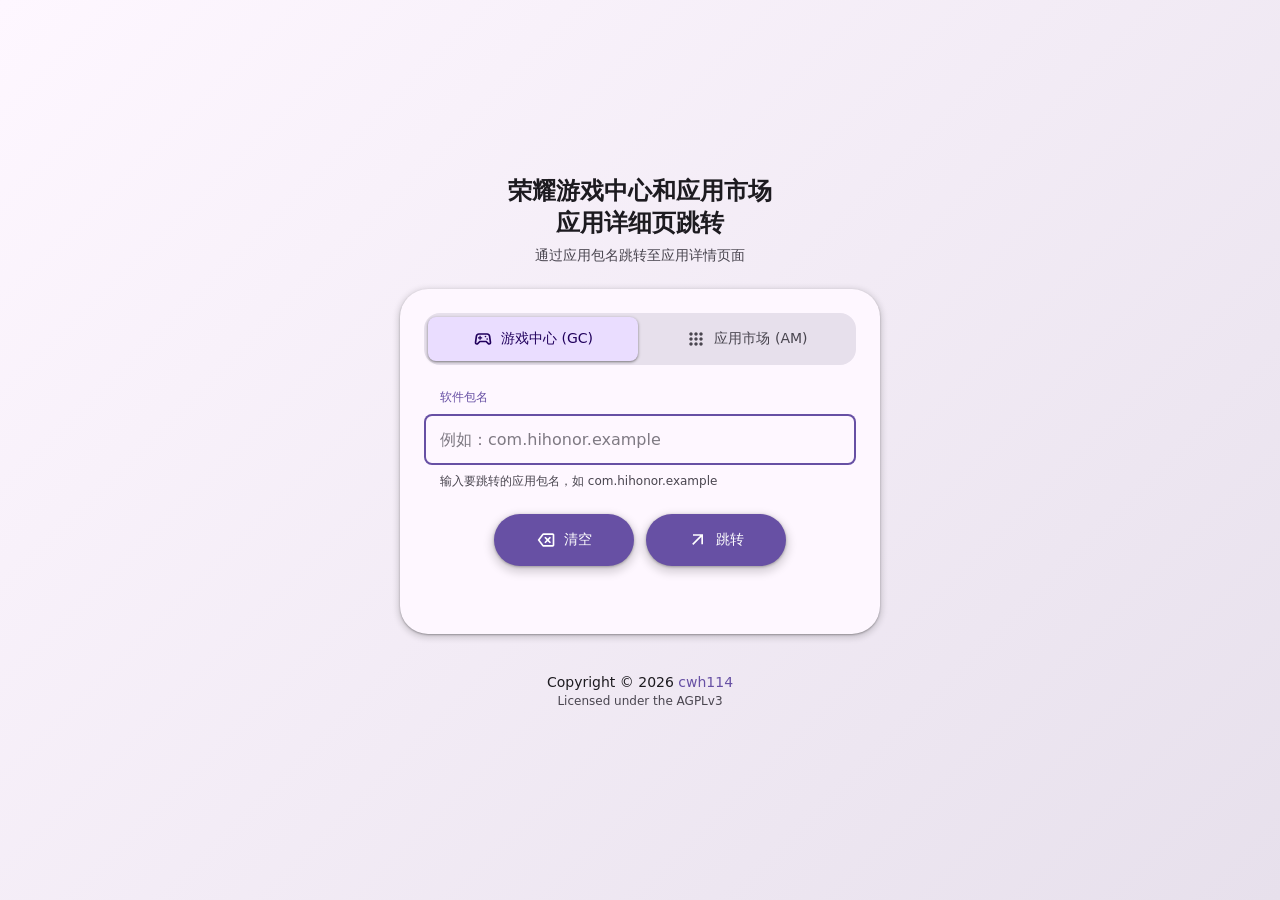
<file: HNGCAMD/index.html>
<!--
  AGPLv3 License

  Copyright (C) 2026 anjisuan608 <anjisuan608@petalmail.com>

  This program is free software: you can redistribute it and/or modify
  it under the terms of the GNU Affero General Public License as published
  by the Free Software Foundation, either version 3 of the License, or
  (at your option) any later version.

  This program is distributed in the hope that it will be useful,
  but WITHOUT ANY WARRANTY; without even the implied warranty of
  MERCHANTABILITY or FITNESS FOR A PARTICULAR PURPOSE. See the
  GNU Affero General Public License for more details.

  You should have received a copy of the GNU Affero General Public License
  along with this program. If not, see <https://www.gnu.org/licenses/>.

  SPDX-License-Identifier: AGPL-3.0-or-later
-->
<!DOCTYPE html>
<html lang="zh-CN">
<head>
    <meta charset="UTF-8">
    <meta name="viewport" content="width=device-width, initial-scale=1.0">
    <meta name="color-scheme" content="light dark">
    <meta name="theme-color" media="(prefers-color-scheme: light)" content="#FEF7FF">
    <meta name="theme-color" media="(prefers-color-scheme: dark)" content="#1C1B1F">
    <title>荣耀游戏中心和应用市场应用详细页跳转</title>
    <link rel="stylesheet" href="style.css">
</head>
<body>
    <div class="app-container">
        <header class="app-header">
            <h1 class="app-title">荣耀游戏中心和应用市场<br>应用详细页跳转</h1>
            <p class="app-subtitle">通过应用包名跳转至应用详情页面</p>
        </header>

        <main class="app-main">
            <div class="card">
                <div class="card-content">
                    <div class="segmented-button" role="group" aria-label="选择平台">
                        <input type="radio" class="segmented-input" name="platform" id="gc" value="gc" checked>
                        <label class="segmented-label" for="gc">
                            <span class="segmented-icon"><svg xmlns="http://www.w3.org/2000/svg" height="24px" viewBox="0 -960 960 960" width="24px" fill="currentColor"><path d="M182-200q-51 0-79-35.5T82-322l42-300q9-60 53.5-99T282-760h396q60 0 104.5 39t53.5 99l42 300q7 51-21 86.5T778-200q-21 0-39-7.5T706-230l-90-90H344l-90 90q-15 15-33 22.5t-39 7.5Zm16-86 114-114h336l114 114q2 2 16 6 11 0 17.5-6.5T800-304l-44-308q-4-29-26-48.5T678-680H282q-30 0-52 19.5T204-612l-44 308q-2 11 4.5 17.5T182-280q2 0 16-6Zm510.5-165.5Q720-463 720-480t-11.5-28.5Q697-520 680-520t-28.5 11.5Q640-497 640-480t11.5 28.5Q663-440 680-440t28.5-11.5Zm-80-120Q640-583 640-600t-11.5-28.5Q617-640 600-640t-28.5 11.5Q560-617 560-600t11.5 28.5Q583-560 600-560t28.5-11.5ZM310-440h60v-70h70v-60h-70v-70h-60v70h-70v60h70v70Zm170-40Z"/></svg></span>
                            <span class="segmented-text">游戏中心 (GC)</span>
                        </label>

                        <input type="radio" class="segmented-input" name="platform" id="am" value="am">
                        <label class="segmented-label" for="am">
                            <span class="segmented-icon"><svg xmlns="http://www.w3.org/2000/svg" height="24px" viewBox="0 -960 960 960" width="24px" fill="currentColor"><path d="M183.5-183.5Q160-207 160-240t23.5-56.5Q207-320 240-320t56.5 23.5Q320-273 320-240t-23.5 56.5Q273-160 240-160t-56.5-23.5Zm240 0Q400-207 400-240t23.5-56.5Q447-320 480-320t56.5 23.5Q560-273 560-240t-23.5 56.5Q513-160 480-160t-56.5-23.5Zm240 0Q640-207 640-240t23.5-56.5Q687-320 720-320t56.5 23.5Q800-273 800-240t-23.5 56.5Q753-160 720-160t-56.5-23.5Zm-480-240Q160-447 160-480t23.5-56.5Q207-560 240-560t56.5 23.5Q320-513 320-480t-23.5 56.5Q273-400 240-400t-56.5-23.5Zm240 0Q400-447 400-480t23.5-56.5Q447-560 480-560t56.5 23.5Q560-513 560-480t-23.5 56.5Q513-400 480-400t-56.5-23.5Zm240 0Q640-447 640-480t23.5-56.5Q687-560 720-560t56.5 23.5Q800-513 800-480t-23.5 56.5Q753-400 720-400t-56.5-23.5Zm-480-240Q160-687 160-720t23.5-56.5Q207-800 240-800t56.5 23.5Q320-753 320-720t-23.5 56.5Q273-640 240-640t-56.5-23.5Zm240 0Q400-687 400-720t23.5-56.5Q447-800 480-800t56.5 23.5Q560-753 560-720t-23.5 56.5Q513-640 480-640t-56.5-23.5Zm240 0Q640-687 640-720t23.5-56.5Q687-800 720-800t56.5 23.5Q800-753 800-720t-23.5 56.5Q753-640 720-640t-56.5-23.5Z"/></svg></span>
                            <span class="segmented-text">应用市场 (AM)</span>
                        </label>
                    </div>

                    <div class="input-field">
                        <label class="input-label" for="pkgname">软件包名</label>
                        <div class="input-wrapper">
                            <input type="text" id="pkgname" class="input" placeholder="例如：com.hihonor.example" autocomplete="off" spellcheck="false">
                        </div>
                        <span class="input-hint">输入要跳转的应用包名，如 com.hihonor.example</span>
                    </div>

                    <div class="button-area">
                        <button class="fab" id="clearBtn" type="button">
                            <span class="fab-icon"><svg xmlns="http://www.w3.org/2000/svg" height="24px" viewBox="0 -960 960 960" width="24px" fill="currentColor"><path d="m456-320 104-104 104 104 56-56-104-104 104-104-56-56-104 104-104-104-56 56 104 104-104 104 56 56Zm-96 160q-19 0-36-8.5T296-192L80-480l216-288q11-15 28-23.5t36-8.5h440q33 0 56.5 23.5T880-720v480q0 33-23.5 56.5T800-160H360ZM180-480l180 240h440v-480H360L180-480Zm400 0Z"/></svg></span>
                            <span class="fab-label" id="clearLabel">清空</span>
                        </button>
                        <button class="fab" id="submitBtn" type="button">
                            <span class="fab-icon"><svg xmlns="http://www.w3.org/2000/svg" height="24px" viewBox="0 -960 960 960" width="24px" fill="currentColor"><path d="m256-240-56-56 384-384H240v-80h480v480h-80v-344L256-240Z"/></svg></span>
                            <span class="fab-label" id="submitLabel">跳转</span>
                        </button>
                    </div>

                    <div class="result-area" id="resultArea">
                        <code class="result-code" id="resultCode">等待输入...</code>
                    </div>
                </div>
            </div>
        </main>

        <footer class="app-footer">
            <div class="footer-content">
                <p class="author">
                    Copyright &copy; 2026 <a href="mailto:caowenhao233@gmail.com">cwh114</a>
                </p>
                <p class="license">
                    Licensed under the <a href="LICENSE" target="_blank" rel="noopener">AGPLv3</a>
                </p>
            </div>
        </footer>
    </div>

    <script src="script.js"></script>
</body>
</html>
</file>
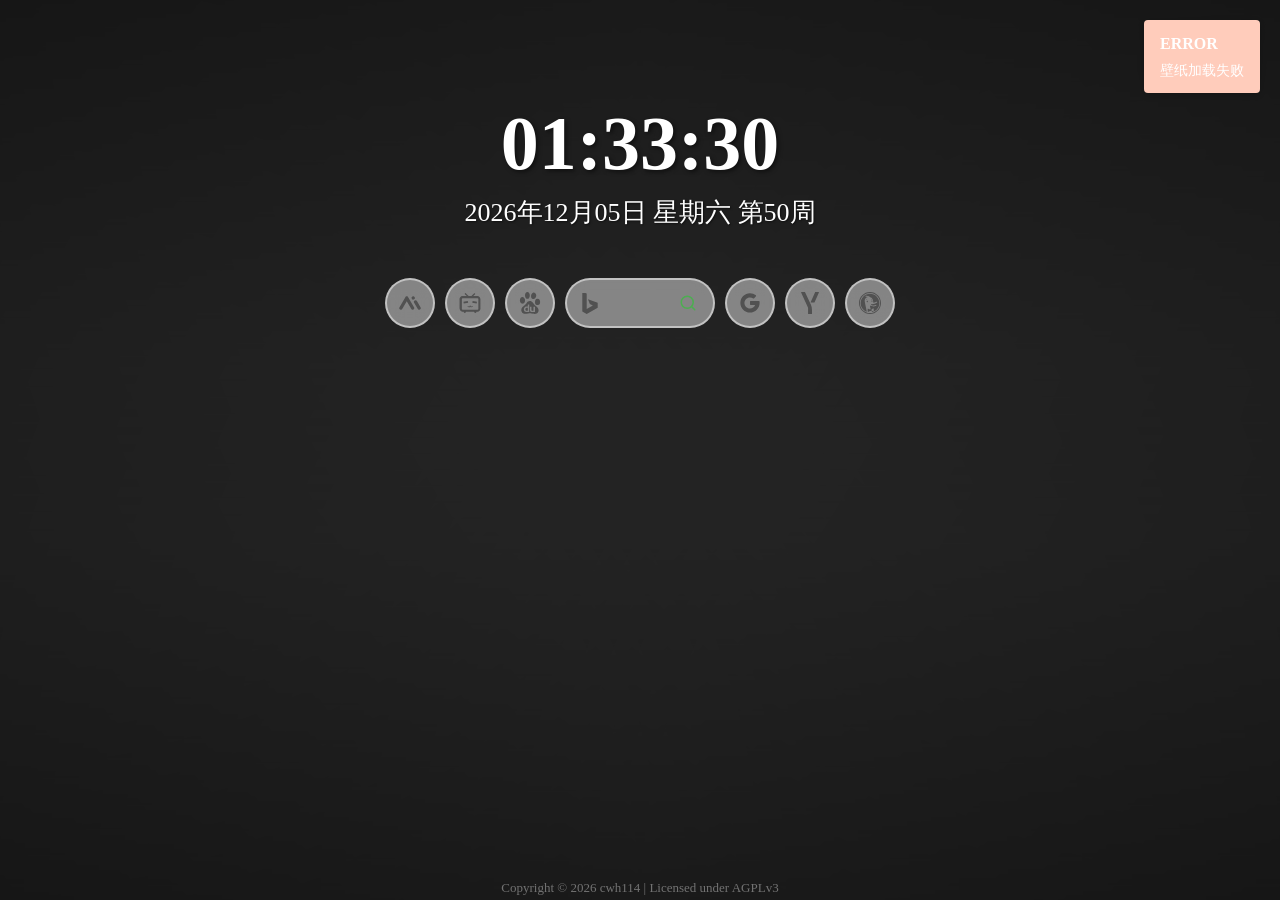
<file: st/index.html>
<!--
  HarmonyMagic StartPage
  Copyright (C) 2026 anjisuan608 <anjisuan608@petalmail.com> and contributors
  Copyright (C) 2026 cwh114 <2376313997@qq.com> and contributors

  SPDX-License-Identifier: AGPL-3.0-or-later

  This program is free software: you can redistribute it and/or modify
  it under the terms of the GNU Affero General Public License as published by
  the Free Software Foundation, either version 3 of the License, or
  (at your option) any later version.

  Full license: ./LICENSE or https://www.gnu.org/licenses/agpl-3.0.txt
-->

<!DOCTYPE html>
<html lang="zh-CN">
<head>
    <meta charset="UTF-8">
    <meta name="viewport" content="width=device-width, initial-scale=1.0">
    <meta name="description" content="HarmonyMagic - 一个简洁高效的浏览器起始页">
    <meta name="keywords" content="起始页,浏览器首页,搜索,网址导航">
    <meta property="og:title" content="HarmonyMagic 起始页">
    <meta property="og:description" content="一个简洁高效的浏览器起始页">
    <title>HarmonyMagic起始页 - cwh114 Edition</title>
    <link rel="stylesheet" href="style.css">
</head>
<body>
    <div class="bg-blur-overlay"></div>

    <!-- 设置菜单 -->
    <div id="settings" class="settings">
        <div id="settings-button" class="settings-button">
            <svg t="1768899575497" class="icon" viewBox="0 0 1024 1024" version="1.1" xmlns="http://www.w3.org/2000/svg" p-id="5732" width="20" height="20"><path d="M878.08 466.944l-129.3824-253.0816a98.8672 98.8672 0 0 0-88.064-53.8624H366.08c-36.864 0-70.656 20.48-87.6544 53.1456l-132.096 253.0816a98.8672 98.8672 0 0 0 0 91.5456l132.096 253.0816a98.8672 98.8672 0 0 0 87.6544 53.1456h294.5536c37.1712 0 71.168-20.7872 88.064-53.8624l129.3824-253.1328a98.8672 98.8672 0 0 0 0-90.0096z m-72.3968 372.3264a162.8672 162.8672 0 0 1-145.0496 88.7296H366.08a162.8672 162.8672 0 0 1-144.384-87.552l-132.096-253.0816a162.8672 162.8672 0 0 1 0-150.7328l132.096-253.1328a162.8672 162.8672 0 0 1 144.384-87.5008h294.5536c61.184 0 117.1968 34.304 145.0496 88.7296l129.3824 253.1328c23.808 46.592 23.808 101.7344 0 148.2752l-129.3824 253.1328z" fill="#7a7a7a" p-id="5733"></path><path d="M512 697.6a185.6 185.6 0 1 1 0-371.2 185.6 185.6 0 0 1 0 371.2z m0-64a121.6 121.6 0 1 0 0-243.2 121.6 121.6 0 0 0 0 243.2z" fill="#7a7a7a" p-id="5734"></path></svg>
        </div>
        <!-- 下拉菜单 -->
        <div id="settings-dropdown" class="settings-dropdown">
            <div class="settings-menu-item" data-action="general">
                <div class="settings-menu-icon">
                    <svg t="1768899575497" class="icon" viewBox="0 0 1024 1024" version="1.1" xmlns="http://www.w3.org/2000/svg" p-id="5732" width="20" height="20"><path d="M878.08 466.944l-129.3824-253.0816a98.8672 98.8672 0 0 0-88.064-53.8624H366.08c-36.864 0-70.656 20.48-87.6544 53.1456l-132.096 253.0816a98.8672 98.8672 0 0 0 0 91.5456l132.096 253.0816a98.8672 98.8672 0 0 0 87.6544 53.1456h294.5536c37.1712 0 71.168-20.7872 88.064-53.8624l129.3824-253.1328a98.8672 98.8672 0 0 0 0-90.0096z m-72.3968 372.3264a162.8672 162.8672 0 0 1-145.0496 88.7296H366.08a162.8672 162.8672 0 0 1-144.384-87.552l-132.096-253.0816a162.8672 162.8672 0 0 1 0-150.7328l132.096-253.1328a162.8672 162.8672 0 0 1 144.384-87.5008h294.5536c61.184 0 117.1968 34.304 145.0496 88.7296l129.3824 253.1328c23.808 46.592 23.808 101.7344 0 148.2752l-129.3824 253.1328z" fill="#7a7a7a" p-id="5733"></path><path d="M512 697.6a185.6 185.6 0 1 1 0-371.2 185.6 185.6 0 0 1 0 371.2z m0-64a121.6 121.6 0 1 0 0-243.2 121.6 121.6 0 0 0 0 243.2z" fill="#7a7a7a" p-id="5734"></path></svg>
                </div>
                <span>常规设置</span>
            </div>
            <div class="settings-menu-item" data-action="search-engine">
                <div class="settings-menu-icon">
                    <svg t="1766328430081" class="icon" viewBox="0 0 1035 1024" version="1.1" xmlns="http://www.w3.org/2000/svg" p-id="37846" width="20" height="20"><path d="M1013.852766 1011.332492a42.225028 42.225028 0 0 1-59.70619 0L702.316509 759.502424a428.900723 428.900723 0 1 1 133.958901-196.00858 41.718328 41.718328 0 0 1-4.919216 14.166497c-1.330088 3.61024-2.385714 7.347155-3.800252 10.91517l-2.385714-2.385714a42.225028 42.225028 0 0 1-72.690386-29.13527l-0.380025-3.905815a41.950565 41.950565 0 0 1 11.379645-28.670794l-3.926928-3.905815a336.976836 336.976836 0 1 0-88.123633 150.764463 6.333754 6.333754 0 0 0 0.612262-0.928951l61.120729 1.055626 145.254096 145.232984 0.274463-0.274463 135.12009 135.12009a42.225028 42.225028 0 0 1 0.042225 59.79064z" fill="#7a7a7a" p-id="37847"></path></svg>
                </div>
                <span>搜索引擎设置</span>
            </div>
            <div class="settings-menu-item" data-action="appearance">
                <div class="settings-menu-icon">
                    <svg t="1769007351921" class="icon" viewBox="0 0 1024 1024" version="1.1" xmlns="http://www.w3.org/2000/svg" p-id="7106" width="20" height="20"><path d="M950.869333 73.130667H73.130667s-36.565333 0-36.565334 36.565333V914.346667c0 36.565333 36.565333 36.565333 36.565334 36.565333h877.738666s36.565333 0 36.565334-36.565333V109.653333s0-36.565333-36.565334-36.565333z m-36.565333 804.565333H109.653333V146.346667H914.346667V877.653333zM292.565333 402.346667a73.130667 73.130667 0 1 0 0-146.346667 73.130667 73.130667 0 0 0 0 146.346667z m365.738667-21.333334l-216.746667 328.277334-112.426666-167.594667-182.826667 281.173333H877.653333L658.346667 381.013333z" fill="#7a7a7a" p-id="7107"></path></svg>
                </div>
                <span>壁纸设置</span>
            </div>
            <div class="settings-menu-item" data-action="history-settings">
                <div class="settings-menu-icon">
                    <svg t="1771051950424" class="icon" viewBox="0 0 1024 1024" version="1.1" xmlns="http://www.w3.org/2000/svg" p-id="2045" width="20" height="20"><path d="M480 0C214.9 0 0 214.9 0 480s214.9 480 480 480 480-214.9 480-480S745.1 0 480 0z m0 896C250.6 896 64 709.4 64 480S250.6 64 480 64s416 186.6 416 416-186.6 416-416 416z" fill="#7a7a7a" p-id="2046"></path><path d="M512 192h-64v320h320v-64H512z" fill="#7a7a7a" p-id="2047"></path></svg>
                </div>
                <span>历史记录设置</span>
            </div>
            <div class="settings-menu-item" data-action="about">
                <div class="settings-menu-icon">
                    <svg t="1769007386374" class="icon" viewBox="0 0 1024 1024" version="1.1" xmlns="http://www.w3.org/2000/svg" p-id="8114" width="20" height="20"><path d="M512 64c247.424 0 448 200.576 448 448s-200.576 448-448 448S64 759.424 64 512 264.576 64 512 64z m0 85.333333C311.701333 149.333333 149.333333 311.701333 149.333333 512s162.368 362.666667 362.666667 362.666667 362.666667-162.368 362.666667-362.666667S712.298667 149.333333 512 149.333333z m21.333333 277.333334a21.333333 21.333333 0 0 1 21.333334 21.333333v298.666667a21.333333 21.333333 0 0 1-21.333334 21.333333h-42.666666a21.333333 21.333333 0 0 1-21.333334-21.333333V448a21.333333 21.333333 0 0 1 21.333334-21.333333h42.666666z m0-170.666667a21.333333 21.333333 0 0 1 21.333334 21.333333v42.666667a21.333333 21.333333 0 0 1-21.333334 21.333333h-42.666666a21.333333 21.333333 0 0 1-21.333334-21.333333v-42.666667a21.333333 21.333333 0 0 1 21.333334-21.333333h42.666666z" fill="#7a7a7a" p-id="8115"></path></svg>
                </div>
                <span>关于</span>
            </div>
        </div>
    </div>

    <!-- 壁纸设置面板 -->
    <div id="wallpaper-panel" class="settings-modal">
        <div class="settings-modal-overlay"></div>
        <div class="settings-modal-content">
            <div class="settings-header">
                <span class="settings-title">壁纸设置</span>
                <div class="wallpaper-header-btns">
                    <button id="wallpaper-reset" class="settings-reset-btn" title="重置为默认壁纸">重置</button>
                    <div id="wallpaper-close" class="settings-close">
                        <svg t="1768962858078" class="icon" viewBox="0 0 1070 1024" version="1.1" xmlns="http://www.w3.org/2000/svg" p-id="5514" width="20" height="20"><path d="M50.368584 96.533526l30.769579 30.77162 82.037931 82.03793 117.900068 117.900068 138.353952 138.353953 143.399585 143.397544 133.036963 133.036963 107.268128 107.268129 66.091042 66.093081 13.582195 13.580155c12.576334 12.576334 33.589257 12.576334 46.165591 0s12.576334-33.589257 0-46.165591l-30.76958-30.769579-82.03793-82.039971-117.900068-117.898028-138.353953-138.353952-143.397544-143.399585-133.036963-133.036963-107.268128-107.268128L110.11433 63.950131l-13.582196-13.580156c-12.576334-12.578374-33.589257-12.578374-46.165591 0-12.576334 12.576334-12.576334 33.587217 0.002041 46.163551z" fill="" p-id="5515"></path><path d="M882.805987 50.369975l-30.76958 30.76958-82.03997 82.03793-117.898028 117.900068-138.353953 138.353953-143.399584 143.399584-133.036963 133.036963-107.268129 107.268129a2018478.867876 2018478.867876 0 0 1-66.093081 66.091041l-13.580156 13.582196c-12.578374 12.576334-12.578374 33.589257 0 46.165591 12.576334 12.576334 33.589257 12.576334 46.165591 0l30.77162-30.76958 82.037931-82.03793 117.900068-117.900068 138.353952-138.353953 143.397545-143.397544 133.036962-133.036963 107.268129-107.268129 66.093081-66.091041 13.580156-13.582196c12.576334-12.576334 12.576334-33.589257 0-46.16559-12.578374-12.580414-33.589257-12.580414-46.165591-0.002041z" fill="" p-id="5516"></path></svg>
                    </div>
                </div>
            </div>
            <div class="wallpaper-body">
                <!-- 自定义壁纸区域 -->
                <div class="wallpaper-section">
                    <div class="wallpaper-section-label">自定义</div>
                    <div class="wallpaper-custom-row">
                        <!-- 预览图 -->
                        <div class="wallpaper-preview">
                            <div id="wallpaper-preview-img" class="wallpaper-preview-img no-bg">
                                <svg class="wallpaper-placeholder-icon" viewBox="0 0 1024 1024" version="1.1" xmlns="http://www.w3.org/2000/svg" p-id="7106" width="48" height="48"><path d="M950.869333 73.130667H73.130667s-36.565333 0-36.565334 36.565333V914.346667c0 36.565333 36.565333 36.565333 36.565334 36.565333h877.738666s36.565333 0 36.565334-36.565333V109.653333s0-36.565333-36.565334-36.565333z m-36.565333 804.565333H109.653333V146.346667H914.346667V877.653333zM292.565333 402.346667a73.130667 73.130667 0 1 0 0-146.346667 73.130667 73.130667 0 0 0 0 146.346667z m365.738667-21.333334l-216.746667 328.277334-112.426666-167.594667-182.826667 281.173333H877.653333L658.346667 381.013333z" fill="#999999" p-id="7107"></path></svg>
                            </div>
                        </div>
                        <!-- 选项按钮 -->
                        <div class="wallpaper-custom-options">
                            <div class="wallpaper-option-tabs">
                                <button class="wallpaper-tab-btn active" data-tab="local">本地图片</button>
                                <button class="wallpaper-tab-btn" data-tab="online">在线图片</button>
                            </div>
                            <!-- 本地图片选项 -->
                            <div class="wallpaper-tab-content active" id="wallpaper-tab-local">
                                <input type="text" id="wallpaper-local-url" class="wallpaper-input" placeholder="点击浏览按钮选择壁纸" readonly aria-label="本地壁纸路径">
                                <input type="file" id="wallpaper-local-file" class="wallpaper-file-input" accept="image/*" aria-label="选择本地壁纸文件">
                                <button id="wallpaper-local-browse" class="wallpaper-browse-btn" aria-label="浏览本地文件">浏览</button>
                            </div>
                            <!-- 在线图片选项 -->
                            <div class="wallpaper-tab-content" id="wallpaper-tab-online">
                                <input type="url" id="wallpaper-online-url" class="wallpaper-input" placeholder="https://..." aria-label="在线壁纸URL">
                            </div>
                        </div>
                    </div>
                </div>
                <!-- 预设壁纸区域 -->
                <div class="wallpaper-section">
                    <div class="wallpaper-section-label">预设</div>
                    <div class="wallpaper-presets" id="wallpaper-presets-container">
                        <!-- 预设壁纸由 JS 从 wallpaper.xml 动态加载 -->
                    </div>
                </div>
            </div>
        </div>
    </div>

    <!-- 设置菜单弹窗 -->
    <div id="settings-modal" class="settings-modal">
        <div class="settings-modal-overlay"></div>
        <div class="settings-modal-content">
            <div class="settings-header">
                <span class="settings-title">常规设置</span>
                <div id="settings-close" class="settings-close">
                    <svg t="1768962858078" class="icon" viewBox="0 0 1070 1024" version="1.1" xmlns="http://www.w3.org/2000/svg" p-id="5514" width="20" height="20"><path d="M50.368584 96.533526l30.769579 30.77162 82.037931 82.03793 117.900068 117.900068 138.353952 138.353953 143.399585 143.397544 133.036963 133.036963 107.268128 107.268129 66.091042 66.093081 13.582195 13.580155c12.576334 12.576334 33.589257 12.576334 46.165591 0s12.576334-33.589257 0-46.165591l-30.76958-30.769579-82.03793-82.039971-117.900068-117.898028-138.353953-138.353952-143.397544-143.399585-133.036963-133.036963-107.268128-107.268128L110.11433 63.950131l-13.582196-13.580156c-12.576334-12.578374-33.589257-12.578374-46.165591 0-12.576334 12.576334-12.576334 33.587217 0.002041 46.163551z" fill="" p-id="5515"></path><path d="M882.805987 50.369975l-30.76958 30.76958-82.03997 82.03793-117.898028 117.900068-138.353953 138.353953-143.399584 143.399584-133.036963 133.036963-107.268129 107.268129a2018478.867876 2018478.867876 0 0 1-66.093081 66.091041l-13.580156 13.582196c-12.578374 12.576334-12.578374 33.589257 0 46.165591 12.576334 12.576334 33.589257 12.576334 46.165591 0l30.77162-30.76958 82.037931-82.03793 117.900068-117.900068 138.353952-138.353953 143.397545-143.397544 133.036962-133.036963 107.268129-107.268129 66.093081-66.091041 13.580156-13.582196c12.576334-12.576334 12.576334-33.589257 0-46.16559-12.578374-12.580414-33.589257-12.580414-46.165591-0.002041z" fill="" p-id="5516"></path></svg>
                </div>
            </div>
            <div class="settings-body">
                <!-- 深色模式开关（跟随系统） -->
                <div class="setting-item" data-setting="dark-mode-toggle">
                    <span class="setting-item-text">深色模式</span>
                    <span class="setting-item-value" id="dark-mode-value">跟随系统</span>
                </div>
                <div class="setting-item" data-setting="auto-wallpaper">
                    <span class="setting-item-text">背景模糊</span>
                    <span class="status-indicator enabled">
                        <svg class="status-icon" viewBox="0 0 2048 1024"></svg>
                    </span>
                </div>
                <div class="setting-item" data-setting="dark-mode">
                    <span class="setting-item-text">背景滤镜</span>
                    <span class="status-indicator enabled">
                        <svg class="status-icon" viewBox="0 0 2048 1024"></svg>
                    </span>
                </div>
                <div class="setting-item setting-item-action" data-setting="reset-shortcuts">
                    <span class="setting-item-text">重置快捷访问</span>
                </div>
                <div class="setting-item setting-item-action" data-setting="reset-search-engines">
                    <span class="setting-item-text">重置搜索引擎</span>
                </div>
                <div class="setting-item setting-item-action" data-setting="reset-wallpaper">
                    <span class="setting-item-text">重置为默认壁纸</span>
                </div>
                <div class="setting-item setting-item-action" data-setting="clear-site-data">
                    <span class="setting-item-text">清空设备端网站数据</span>
                </div>
            </div>
        </div>
    </div>

    <!-- 搜索引擎设置面板 -->
    <div id="search-engine-panel" class="settings-modal">
        <div class="settings-modal-overlay"></div>
        <div class="settings-modal-content">
            <div class="settings-header">
                <span class="settings-title">搜索引擎设置</span>
                <div class="search-engine-header-btns">
                    <button id="search-engine-reset" class="settings-reset-btn" title="删除所有自定义引擎和排序设置">重置</button>
                    <button id="search-engine-restore" class="settings-reset-btn" title="恢复默认排序">还原</button>
                    <button id="search-engine-add" class="settings-reset-btn" title="添加搜索引擎">添加</button>
                    <div id="search-engine-close" class="settings-close">
                        <svg t="1768962858078" class="icon" viewBox="0 0 1070 1024" version="1.1" xmlns="http://www.w3.org/2000/svg" p-id="5514" width="20" height="20"><path d="M50.368584 96.533526l30.769579 30.77162 82.037931 82.03793 117.900068 117.900068 138.353952 138.353953 143.399585 143.397544 133.036963 133.036963 107.268128 107.268129 66.091042 66.093081 13.582195 13.580155c12.576334 12.576334 33.589257 12.576334 46.165591 0s12.576334-33.589257 0-46.165591l-30.76958-30.769579-82.03793-82.039971-117.900068-117.898028-138.353953-138.353952-143.397544-143.399585-133.036963-133.036963-107.268128-107.268128L110.11433 63.950131l-13.582196-13.580156c-12.576334-12.578374-33.589257-12.578374-46.165591 0-12.576334 12.576334-12.576334 33.587217 0.002041 46.163551z" fill="" p-id="5515"></path><path d="M882.805987 50.369975l-30.76958 30.76958-82.03997 82.03793-117.898028 117.900068-138.353953 138.353953-143.399584 143.399584-133.036963 133.036963-107.268129 107.268129a2018478.867876 2018478.867876 0 0 1-66.093081 66.091041l-13.580156 13.582196c-12.578374 12.576334-12.578374 33.589257 0 46.165591 12.576334 12.576334 33.589257 12.576334 46.165591 0l30.77162-30.76958 82.037931-82.03793 117.900068-117.900068 138.353952-138.353953 143.397545-143.397544 133.036962-133.036963 107.268129-107.268129 66.093081-66.091041 13.580156-13.582196c12.576334-12.576334 12.576334-33.589257 0-46.16559-12.578374-12.580414-33.589257-12.580414-46.165591-0.002041z" fill="" p-id="5516"></path></svg>
                    </div>
                </div>
            </div>
            <div id="search-engine-list" class="search-engine-list">
                <!-- 使用中的搜索引擎 -->
                <div class="search-engine-category" data-category="active">
                    <div class="search-engine-category-header">
                        <svg class="search-engine-collapse-icon" viewBox="0 0 24 24" width="16" height="16"><path fill="currentColor" d="M7 10l5 5 5-5z"/></svg>
                        <span class="search-engine-category-title">使用中</span>
                    </div>
                    <div class="search-engine-category-content">
                        <div id="search-engine-active-list" class="search-engine-items"></div>
                    </div>
                </div>
                <!-- 未使用的预设搜索引擎 -->
                <div class="search-engine-category" data-category="preset">
                    <div class="search-engine-category-header">
                        <svg class="search-engine-collapse-icon" viewBox="0 0 24 24" width="16" height="16"><path fill="currentColor" d="M7 10l5 5 5-5z"/></svg>
                        <span class="search-engine-category-title">未使用的预设搜索引擎</span>
                    </div>
                    <div class="search-engine-category-content">
                        <div id="search-engine-preset-list" class="search-engine-items"></div>
                    </div>
                </div>
                <!-- 未使用的自定义 -->
                <div class="search-engine-category" data-category="custom">
                    <div class="search-engine-category-header">
                        <svg class="search-engine-collapse-icon" viewBox="0 0 24 24" width="16" height="16"><path fill="currentColor" d="M7 10l5 5 5-5z"/></svg>
                        <span class="search-engine-category-title">未使用的自定义搜索引擎</span>
                    </div>
                    <div class="search-engine-category-content">
                        <div id="search-engine-custom-list" class="search-engine-items"></div>
                    </div>
                </div>
            </div>
            <div class="search-engine-buttons">
                <div class="search-engine-error-row">
                    <div id="search-engine-count-error" class="add-shortcut-error"></div>
                </div>
                <div class="search-engine-btn-row">
                    <button id="search-engine-cancel" class="search-engine-btn search-engine-cancel">取消</button>
                    <button id="search-engine-apply" class="search-engine-btn search-engine-apply">应用</button>
                    <button id="search-engine-ok" class="search-engine-btn search-engine-ok">确定</button>
                </div>
            </div>
        </div>
    </div>

    <!-- 添加搜索引擎面板 -->
    <div id="add-search-engine-panel" class="settings-modal">
        <div class="settings-modal-overlay"></div>
        <div class="settings-modal-content modal-narrow">
            <div class="settings-header">
                <span class="settings-title">添加搜索引擎</span>
                <div id="add-search-engine-close" class="settings-close icon-close">
                    <!-- 关闭图标由JS生成 -->
                </div>
            </div>
            <div class="settings-body">
                <div class="add-shortcut-field">
                    <label class="add-shortcut-label">引擎名称</label>
                    <input type="text" id="add-search-engine-name" class="add-shortcut-input" placeholder="例如：哔哩哔哩">
                </div>
                <div class="add-shortcut-field">
                    <label class="add-shortcut-label">URL</label>
                    <input type="url" id="add-search-engine-url" class="add-shortcut-input" placeholder="https://search.bilibili.com/all?keyword=%s">
                    <span class="url-format-hint">URL中必须包含 %s 作为搜索关键词占位符</span>
                    <span id="add-search-engine-url-error" class="add-shortcut-error"></span>
                </div>
            </div>
            <div class="add-shortcut-buttons">
                <button id="add-search-engine-cancel" class="add-shortcut-btn add-shortcut-cancel">取消</button>
                <button id="add-search-engine-save" class="add-shortcut-btn add-shortcut-save">确定</button>
            </div>
        </div>
    </div>

    <!-- 添加快捷方式面板 -->
    <div id="add-shortcut-panel" class="settings-modal">
        <div class="settings-modal-overlay"></div>
        <div class="settings-modal-content">
            <div class="settings-header">
                <span class="settings-title">添加快捷方式</span>
                <div id="add-shortcut-close" class="settings-close icon-close">
                    <!-- 关闭图标由JS生成 -->
                </div>
            </div>
            <div class="settings-body">
                <!-- URL输入 -->
                <div class="add-shortcut-field">
                    <label class="add-shortcut-label">URL</label>
                    <input type="url" id="add-shortcut-url" class="add-shortcut-input" placeholder="https://example.com">
                </div>
                <!-- 名称输入 -->
                <div class="add-shortcut-field">
                    <label class="add-shortcut-label">名称</label>
                    <input type="text" id="add-shortcut-name" class="add-shortcut-input" placeholder="留空使用URL标题">
                </div>
                <!-- 图标输入 -->
                <div class="add-shortcut-field">
                    <label class="add-shortcut-label">图标</label>
                    <input type="url" id="add-shortcut-icon" class="add-shortcut-input" placeholder="留空使用默认图标">
                </div>
                <!-- 图标预览 -->
                <div class="add-shortcut-preview">
                    <span class="add-shortcut-preview-label">图标预览</span>
                    <div id="add-shortcut-preview-icon" class="add-shortcut-preview-box">
                        <svg t="1768974157218" class="icon" viewBox="0 0 1024 1024" version="1.1" xmlns="http://www.w3.org/2000/svg" p-id="8714" width="32" height="32"><path d="M512.704787 1022.681895c-6.566636 0-12.885487-0.746767-19.370211-0.997965l223.522968-358.091907c32.011327-42.692008 51.675057-95.154106 51.675057-152.604663 0-88.961536-45.561669-167.195974-114.530461-213.091436l322.88327 0c29.969663 65.017888 47.096842 137.184673 47.096842 213.424546C1023.98157 793.752715 795.095394 1022.681895 512.704787 1022.681895zM512.205805 256.491303c-134.523205 0-243.604451 102.347371-254.246906 233.876682L96.997133 214.338551C189.740287 84.72121 341.184526 0 512.704787 0c189.230383 0 354.100731 103.095504 442.520963 255.992321C955.22575 255.992321 302.108946 256.491303 512.205805 256.491303zM511.416716 298.145073c118.142111 0 213.88189 95.36503 213.88189 213.051163 0 117.68545-95.739779 213.093484-213.88189 213.093484-118.103885 0-213.882572-95.408034-213.882572-213.093484C297.534144 393.510103 393.312831 298.145073 511.416716 298.145073zM269.683279 590.222492c33.504179 102.303002 128.784566 176.716231 242.522526 176.716231 38.828478 0 75.283547-9.269059 108.292157-24.733419L448.229568 1018.192418c-251.87691-31.759447-446.887571-246.346465-446.887571-506.872631 0-94.739084 26.233779-183.159316 71.129911-259.235365L269.683279 590.222492z" fill="#515151" p-id="8715"></path></svg>
                    </div>
                </div>
                <!-- 按钮 -->
                <div class="add-shortcut-buttons">
                    <button id="add-shortcut-cancel" class="add-shortcut-btn add-shortcut-cancel">取消</button>
                    <button id="add-shortcut-save" class="add-shortcut-btn add-shortcut-save">保存</button>
                </div>
            </div>
        </div>
    </div>

    <!-- 编辑快捷访问面板 -->
    <div id="edit-shortcut-panel" class="settings-modal">
        <div class="settings-modal-overlay"></div>
        <div class="settings-modal-content">
            <div class="settings-header">
                <span class="settings-title">编辑快捷访问</span>
                <div class="edit-shortcut-header-btns">
                    <button id="edit-shortcut-reset" class="settings-reset-btn" title="恢复为默认设置">重置</button>
                    <div id="edit-shortcut-close" class="settings-close">
                        <svg t="1768962858078" class="icon" viewBox="0 0 1070 1024" version="1.1" xmlns="http://www.w3.org/2000/svg" p-id="5514" width="20" height="20"><path d="M50.368584 96.533526l30.769579 30.77162 82.037931 82.03793 117.900068 117.900068 138.353952 138.353953 143.399585 143.397544 133.036963 133.036963 107.268128 107.268129 66.091042 66.093081 13.582195 13.580155c12.576334 12.576334 33.589257 12.576334 46.165591 0s12.576334-33.589257 0-46.165591l-30.76958-30.769579-82.03793-82.039971-117.900068-117.898028-138.353953-138.353952-143.397544-143.399585-133.036963-133.036963-107.268128-107.268128L110.11433 63.950131l-13.582196-13.580156c-12.576334-12.578374-33.589257-12.578374-46.165591 0-12.576334 12.576334-12.576334 33.587217 0.002041 46.163551z" fill="" p-id="5515"></path><path d="M882.805987 50.369975l-30.76958 30.76958-82.03997 82.03793-117.898028 117.900068-138.353953 138.353953-143.399584 143.399584-133.036963 133.036963-107.268129 107.268129a2018478.867876 2018478.867876 0 0 1-66.093081 66.091041l-13.580156 13.582196c-12.578374 12.576334-12.578374 33.589257 0 46.165591 12.576334 12.576334 33.589257 12.576334 46.165591 0l30.77162-30.76958 82.037931-82.03793 117.900068-117.900068 138.353952-138.353953 143.397545-143.397544 133.036962-133.036963 107.268129-107.268129 66.093081-66.091041 13.580156-13.582196c12.576334-12.576334 12.576334-33.589257 0-46.16559-12.578374-12.580414-33.589257-12.580414-46.165591-0.002041z" fill="" p-id="5516"></path></svg>
                    </div>
                </div>
            </div>
            <div id="edit-shortcut-list" class="edit-shortcut-list">
                <!-- 显示中的快捷访问 -->
                <div class="edit-shortcut-category" data-category="visible">
                    <div class="edit-shortcut-category-header">
                        <svg class="edit-shortcut-collapse-icon" viewBox="0 0 24 24" width="16" height="16"><path fill="currentColor" d="M7 10l5 5 5-5z"/></svg>
                        <span class="edit-shortcut-category-title">显示中</span>
                    </div>
                    <div class="edit-shortcut-category-content">
                        <div id="edit-shortcut-visible-list" class="edit-shortcut-items"></div>
                    </div>
                </div>
                <!-- 隐藏的快捷访问 -->
                <div class="edit-shortcut-category" data-category="hidden">
                    <div class="edit-shortcut-category-header">
                        <svg class="edit-shortcut-collapse-icon" viewBox="0 0 24 24" width="16" height="16"><path fill="currentColor" d="M7 10l5 5 5-5z"/></svg>
                        <span class="edit-shortcut-category-title">已隐藏</span>
                    </div>
                    <div class="edit-shortcut-category-content">
                        <div id="edit-shortcut-hidden-list" class="edit-shortcut-items"></div>
                    </div>
                </div>
            </div>
            <div class="edit-shortcut-buttons">
                <button id="edit-shortcut-cancel" class="edit-shortcut-btn edit-shortcut-cancel">取消</button>
                <button id="edit-shortcut-apply" class="edit-shortcut-btn edit-shortcut-apply">应用</button>
                <button id="edit-shortcut-ok" class="edit-shortcut-btn edit-shortcut-ok">确定</button>
            </div>
        </div>
    </div>

    <!-- 编辑搜索引擎面板 -->
    <div id="edit-search-engine-panel" class="settings-modal">
        <div class="settings-modal-overlay"></div>
        <div class="settings-modal-content modal-narrow">
            <div class="settings-header">
                <span class="settings-title">编辑搜索引擎</span>
                <div id="edit-search-engine-close" class="settings-close icon-close">
                    <!-- 关闭图标由JS生成 -->
                </div>
            </div>
            <div class="settings-body">
                <div class="add-shortcut-field">
                    <label class="add-shortcut-label">引擎名称</label>
                    <input type="text" id="edit-search-engine-name" class="add-shortcut-input" placeholder="例如：哔哩哔哩">
                </div>
                <div class="add-shortcut-field">
                    <label class="add-shortcut-label">URL</label>
                    <input type="url" id="edit-search-engine-url" class="add-shortcut-input" placeholder="https://search.bilibili.com/all?keyword=%s">
                    <span class="url-format-hint">URL中必须包含 %s 作为搜索关键词占位符</span>
                    <span id="edit-search-engine-url-error" class="add-shortcut-error"></span>
                </div>
            </div>
            <div class="add-shortcut-buttons">
                <button id="edit-search-engine-cancel" class="add-shortcut-btn add-shortcut-cancel">取消</button>
                <button id="edit-search-engine-apply" class="add-shortcut-btn add-shortcut-apply">应用</button>
                <button id="edit-search-engine-save" class="add-shortcut-btn add-shortcut-save">确定</button>
            </div>
        </div>
    </div>

    <!-- 编辑快捷方式面板 -->
    <div id="edit-shortcut-item-panel" class="settings-modal">
        <div class="settings-modal-overlay"></div>
        <div class="settings-modal-content">
            <div class="settings-header">
                <span class="settings-title">编辑快捷方式</span>
                <div id="edit-shortcut-item-close" class="settings-close icon-close">
                    <!-- 关闭图标由JS生成 -->
                </div>
            </div>
            <div class="settings-body">
                <!-- URL输入 -->
                <div class="add-shortcut-field">
                    <label class="add-shortcut-label">URL</label>
                    <input type="url" id="edit-shortcut-item-url" class="add-shortcut-input" placeholder="https://example.com">
                </div>
                <!-- 名称输入 -->
                <div class="add-shortcut-field">
                    <label class="add-shortcut-label">名称</label>
                    <input type="text" id="edit-shortcut-item-name" class="add-shortcut-input" placeholder="留空使用URL标题">
                </div>
                <!-- 图标输入 -->
                <div class="add-shortcut-field">
                    <label class="add-shortcut-label">图标</label>
                    <input type="url" id="edit-shortcut-item-icon" class="add-shortcut-input" placeholder="留空使用默认图标">
                </div>
                <!-- 图标预览 -->
                <div class="add-shortcut-preview">
                    <span class="add-shortcut-preview-label">图标预览</span>
                    <div id="edit-shortcut-item-preview-icon" class="add-shortcut-preview-box">
                        <svg t="1768974157218" class="icon" viewBox="0 0 1024 1024" version="1.1" xmlns="http://www.w3.org/2000/svg" p-id="8714" width="32" height="32"><path d="M512.704787 1022.681895c-6.566636 0-12.885487-0.746767-19.370211-0.997965l223.522968-358.091907c32.011327-42.692008 51.675057-95.154106 51.675057-152.604663 0-88.961536-45.561669-167.195974-114.530461-213.091436l322.88327 0c29.969663 65.017888 47.096842 137.184673 47.096842 213.424546C1023.98157 793.752715 795.095394 1022.681895 512.704787 1022.681895zM512.205805 256.491303c-134.523205 0-243.604451 102.347371-254.246906 233.876682L96.997133 214.338551C189.740287 84.72121 341.184526 0 512.704787 0c189.230383 0 354.100731 103.095504 442.520963 255.992321C955.22575 255.992321 302.108946 256.491303 512.205805 256.491303zM511.416716 298.145073c118.142111 0 213.88189 95.36503 213.88189 213.051163 0 117.68545-95.739779 213.093484-213.88189 213.093484-118.103885 0-213.882572-95.408034-213.882572-213.093484C297.534144 393.510103 393.312831 298.145073 511.416716 298.145073zM269.683279 590.222492c33.504179 102.303002 128.784566 176.716231 242.522526 176.716231 38.828478 0 75.283547-9.269059 108.292157-24.733419L448.229568 1018.192418c-251.87691-31.759447-446.887571-246.346465-446.887571-506.872631 0-94.739084 26.233779-183.159316 71.129911-259.235365L269.683279 590.222492z" fill="#515151" p-id="8715"></path></svg>
                    </div>
                </div>
                <!-- 按钮 -->
                <div class="add-shortcut-buttons">
                    <button id="edit-shortcut-item-cancel" class="add-shortcut-btn add-shortcut-cancel">取消</button>
                    <button id="edit-shortcut-item-apply" class="add-shortcut-btn add-shortcut-apply">应用</button>
                    <button id="edit-shortcut-item-save" class="add-shortcut-btn add-shortcut-save">确定</button>
                </div>
            </div>
        </div>
    </div>

    <!-- 历史记录设置面板 -->
    <div id="history-settings-panel" class="settings-modal">
        <div class="settings-modal-overlay"></div>
        <div class="settings-modal-content">
            <div class="settings-header">
                <span class="settings-title">历史记录设置</span>
                <div id="history-settings-close" class="settings-close icon-close">
                    <!-- 关闭图标由JS生成 -->
                </div>
            </div>
            <div class="settings-body">
                <div class="setting-item" data-setting="show-history-menu">
                    <span class="setting-item-text">显示历史记录菜单</span>
                    <span class="status-indicator enabled">
                        <svg class="status-icon" viewBox="0 0 2048 1024"></svg>
                    </span>
                </div>
            </div>
        </div>
    </div>

    <!-- 关于面板 -->
    <div id="about-panel" class="settings-modal">
        <div class="settings-modal-overlay"></div>
        <div class="settings-modal-content">
            <div class="settings-header">
                <span class="settings-title">关于</span>
                <div id="about-close" class="settings-close icon-close">
                    <!-- 关闭图标由JS生成 -->
                </div>
            </div>
            <div class="about-body">
                <div class="about-title">
                    <p>HarmonyMagic StartPage</p>
                </div>
                <div class="about-oem">
                    <p>cwh114 Edition</p>
                </div>
                <div class="about-icons">
                    <p>图标素材来自 <a href="https://www.iconfont.cn" target="_blank" rel="noopener noreferrer">阿里巴巴矢量图标库</a></p>
                </div>
                <div class="about-links">
                    <div class="open-source-repository">
                        <p>项目仓库</p>
                        <div class="about-link-buttons">
                            <a href="https://github.com/cwh114/cwh114.github.io/" target="_blank" rel="noopener noreferrer" class="about-link-btn primary">
                                GitHub <span class="main-badge">项目仓库</span>
                            </a>
                        </div>
                        <p>开源仓库</p>
                        <div class="about-link-buttons">
                            <a href="https://gitcode.com/anjisuan608/HarmonyMagic-StartPage" target="_blank" rel="noopener noreferrer" class="about-link-btn primary">
                                GitCode <span class="main-badge">主仓库</span>
                            </a>
                            <a href="https://gitee.com/anjisuan608/HarmonyMagic-StartPage" target="_blank" rel="noopener noreferrer" class="about-link-btn">
                                Gitee <span class="mirror-badge">镜像</span>
                            </a>
                            <a href="https://gitlink.org.cn/anjisuan608/HarmonyMagic-StartPage" target="_blank" rel="noopener noreferrer" class="about-link-btn">
                                GitLink <span class="mirror-badge">镜像</span>
                            </a>
                            <a href="https://github.com/anjisuan608/HarmonyMagic-StartPage" target="_blank" rel="noopener noreferrer" class="about-link-btn">
                                GitHub <span class="mirror-badge">镜像</span>
                            </a>
                        </div>
                    </div>
                </div>
                <div class="about-copyright">
                    <p>Copyright &copy; 2026 <a href="mailto:anjisuan608@petalmail.com">anjisuan608</a></p>
                    <p>Copyright &copy; 2026 <a href="mailto:2376313997@qq.com">cwh114</a></p>
                </div>
                <div class="about-license">
                    <p>本项目基于 <a href="https://www.gnu.org/licenses/agpl-3.0.html" target="_blank" rel="noopener noreferrer">AGPLv3</a> 开源</p>
                </div>
            </div>
        </div>
    </div>

    <div id="notices" class="notices"></div>

    <div class="time-date" id="time-date">
        <div class="time-display">
            <div id="time">00:00:00</div>
        </div>
        <div class="date-display">
            <div id="date">2026年01月01日 星期一 第1周</div>
        </div>
    </div>
    <div class="search-box" id="search-box">
        <div class="search-boxes-container" id="search-boxes-container">
            <!-- 左侧圆形搜索框 -->
            <div class="search-box-circle left-circle-1" data-engine-id="1">
                <div class="search-circle-content"></div>
                <span class="search-engine-name"></span>
                <input type="text" class="circle-search-input" placeholder="" aria-label="搜索框1">
                <button class="circle-search-btn" aria-label="搜索1"></button>
                <div class="search-history-dropdown">
                    <div class="search-history-list"></div>
                    <div class="search-history-control"></div>
                </div>
            </div>
            <div class="search-box-circle left-circle-2" data-engine-id="2">
                <div class="search-circle-content"></div>
                <span class="search-engine-name"></span>
                <input type="text" class="circle-search-input" placeholder="" aria-label="搜索框2">
                <button class="circle-search-btn" aria-label="搜索2"></button>
                <div class="search-history-dropdown">
                    <div class="search-history-list"></div>
                    <div class="search-history-control"></div>
                </div>
            </div>
            <div class="search-box-circle left-circle-3" data-engine-id="3">
                <div class="search-circle-content"></div>
                <span class="search-engine-name"></span>
                <input type="text" class="circle-search-input" placeholder="" aria-label="搜索框3">
                <button class="circle-search-btn" aria-label="搜索3"></button>
                <div class="search-history-dropdown">
                    <div class="search-history-list"></div>
                    <div class="search-history-control"></div>
                </div>
            </div>
            
            <!-- 中间搜索框 -->
            <div class="search-box-circle center-0 expanded" data-engine-id="4">
                <div class="search-circle-content"></div>
                <span class="search-engine-name"></span>
                <input type="text" class="circle-search-input" placeholder="" aria-label="主搜索框">
                <button class="circle-search-btn" aria-label="搜索"></button>
                <div class="search-history-dropdown">
                    <div class="search-history-list"></div>
                    <div class="search-history-control"></div>
                </div>
            </div>
            <!-- 右侧圆形搜索框 -->
            <div class="search-box-circle right-circle-1" data-engine-id="5">
                <div class="search-circle-content"></div>
                <span class="search-engine-name"></span>
                <input type="text" class="circle-search-input" placeholder="" aria-label="搜索框5">
                <button class="circle-search-btn" aria-label="搜索5"></button>
                <div class="search-history-dropdown">
                    <div class="search-history-list"></div>
                    <div class="search-history-control"></div>
                </div>
            </div>
            <div class="search-box-circle right-circle-2" data-engine-id="6">
                <div class="search-circle-content"></div>
                <span class="search-engine-name"></span>
                <input type="text" class="circle-search-input" placeholder="" aria-label="搜索框6">
                <button class="circle-search-btn" aria-label="搜索6"></button>
                <div class="search-history-dropdown">
                    <div class="search-history-list"></div>
                    <div class="search-history-control"></div>
                </div>
            </div>
            <div class="search-box-circle right-circle-3" data-engine-id="7">
                <div class="search-circle-content"></div>
                <span class="search-engine-name"></span>
                <input type="text" class="circle-search-input" placeholder="" aria-label="搜索框7">
                <button class="circle-search-btn" aria-label="搜索7"></button>
                <div class="search-history-dropdown">
                    <div class="search-history-list"></div>
                    <div class="search-history-control"></div>
                </div>
            </div>
        </div>
        <div class="search-history-mobile-dropdown">
                    <div class="search-history-list"></div>
                    <div class="search-history-control"></div>
        </div>
    </div>
    
    <div id="context-menu" class="context-menu">
        <div class="menu-items">
            <!-- 快捷访问菜单项由 JavaScript 从 quick-access.json 动态加载 -->
        </div>
    </div>
    <div class="footer-copyright">
        <div class="footer-text">
            <p class="copyright-text" id="copyright-text">Copyright &copy; 2026 cwh114 | Licensed under AGPLv3</p>
        </div>
    </div>

    <!-- 确认对话框 -->
    <div id="confirm-dialog" class="confirm-dialog">
        <div class="confirm-dialog-overlay"></div>
        <div class="confirm-dialog-content">
            <div class="confirm-dialog-header">
                <span id="confirm-dialog-title" class="confirm-dialog-title">确认操作</span>
                <div id="confirm-dialog-close" class="confirm-dialog-close icon-close">
                    <!-- 关闭图标由JS生成 -->
                </div>
            </div>
            <div id="confirm-dialog-message" class="confirm-dialog-message">确定要执行此操作吗？</div>
            <div class="confirm-dialog-actions">
                <button id="confirm-dialog-cancel" class="confirm-dialog-btn confirm-dialog-cancel">否</button>
                <button id="confirm-dialog-ok" class="confirm-dialog-btn confirm-dialog-ok">是</button>
            </div>
        </div>
    </div>

    <script src="script.js"></script>
</body>
</html>
</file>
<file: HNGCAMD/style.css>
/*
  AGPLv3 License

  Copyright (C) 2026 anjisuan608 <anjisuan608@petalmail.com>

  This program is free software: you can redistribute it and/or modify
  it under the terms of the GNU Affero General Public License as published
  by the Free Software Foundation, either version 3 of the License, or
  (at your option) any later version.

  This program is distributed in the hope that it will be useful,
  but WITHOUT ANY WARRANTY; without even the implied warranty of
  MERCHANTABILITY or FITNESS FOR A PARTICULAR PURPOSE. See the
  GNU Affero General Public License for more details.

  You should have received a copy of the GNU Affero General Public License
  along with this program. If not, see <https://www.gnu.org/licenses/>.

  SPDX-License-Identifier: AGPL-3.0-or-later
*/

/* MD3 设计令牌 - 浅色模式 */
:root {
    --md3-primary: #6750A4;
    --md3-on-primary: #FFFFFF;
    --md3-primary-container: #EADDFF;
    --md3-on-primary-container: #21005D;
    --md3-secondary-container: #E8DEF8;
    --md3-on-secondary-container: #1D192B;
    --md3-surface: #FEF7FF;
    --md3-surface-variant: #E7E0EC;
    --md3-on-surface: #1D1B20;
    --md3-on-surface-variant: #49454F;
    --md3-outline: #79747E;
    --md3-outline-variant: #CAC4D0;
    --md3-error: #B3261E;
    --md3-shadow: rgba(0, 0, 0, 0.15);
    --md3-elevation-1: 0 1px 2px rgba(0,0,0,0.3), 0 1px 3px 1px rgba(0,0,0,0.15);
    --md3-elevation-2: 0 1px 2px rgba(0,0,0,0.3), 0 2px 6px 2px rgba(0,0,0,0.15);
    --md3-elevation-3: 0 4px 8px 3px rgba(0,0,0,0.15), 0 1px 3px rgba(0,0,0,0.3);
    --md3-border-radius: 28px;
    --md3-border-radius-sm: 16px;
    --md3-border-radius-xs: 8px;
    --md3-bg-gradient: linear-gradient(135deg, #FEF7FF 0%, #E7E0EC 100%);
}

/* MD3 设计令牌 - 深色模式 */
@media (prefers-color-scheme: dark) {
    :root {
        --md3-primary: #D0BCFF;
        --md3-on-primary: #381E72;
        --md3-primary-container: #4F378B;
        --md3-on-primary-container: #EADDFF;
        --md3-secondary-container: #4A4458;
        --md3-on-secondary-container: #E8DEF8;
        --md3-surface: #1C1B1F;
        --md3-surface-variant: #49454F;
        --md3-on-surface: #E6E1E5;
        --md3-on-surface-variant: #CAC4D0;
        --md3-outline: #938F99;
        --md3-outline-variant: #49454F;
        --md3-error: #F2B8B5;
        --md3-shadow: rgba(0, 0, 0, 0.3);
        --md3-bg-gradient: linear-gradient(135deg, #1C1B1F 0%, #2D2B33 100%);
    }
}

* {
    margin: 0;
    padding: 0;
    box-sizing: border-box;
}

body {
    font-family: system-ui, -apple-system, BlinkMacSystemFont, 'Segoe UI', Roboto, sans-serif;
    background: var(--md3-bg-gradient);
    min-height: 100vh;
    display: flex;
    align-items: center;
    justify-content: center;
    padding: 24px;
    color: var(--md3-on-surface);
}

.app-container {
    width: 100%;
    max-width: 480px;
    display: flex;
    flex-direction: column;
    gap: 24px;
}

/* 页面头部 */
.app-header {
    text-align: center;
}

.app-title {
    font-size: 24px;
    font-weight: 700;
    color: var(--md3-on-surface);
    line-height: 1.3;
    letter-spacing: 0;
}

.app-subtitle {
    font-size: 14px;
    color: var(--md3-on-surface-variant);
    margin-top: 8px;
}

/* 卡片容器 */
.card {
    background: var(--md3-surface);
    border-radius: var(--md3-border-radius);
    box-shadow: var(--md3-elevation-2);
    overflow: hidden;
}

.card-content {
    padding: 24px;
    display: flex;
    flex-direction: column;
    gap: 24px;
}

/* 分段按钮（单选组） */
.segmented-button {
    display: flex;
    background: var(--md3-surface-variant);
    border-radius: var(--md3-border-radius-sm);
    padding: 4px;
    gap: 4px;
}

.segmented-input {
    position: absolute;
    width: 1px;
    height: 1px;
    padding: 0;
    margin: -1px;
    overflow: hidden;
    clip: rect(0, 0, 0, 0);
    white-space: nowrap;
    border: 0;
}

.segmented-label {
    flex: 1;
    display: flex;
    align-items: center;
    justify-content: center;
    gap: 8px;
    padding: 12px 16px;
    border-radius: var(--md3-border-radius-xs);
    cursor: pointer;
    transition: background 0.2s ease, color 0.2s ease, box-shadow 0.2s ease;
    font-size: 14px;
    font-weight: 500;
    color: var(--md3-on-surface-variant);
}

.segmented-label:hover {
    background: color-mix(in srgb, var(--md3-primary) 8%, transparent);
}

.segmented-input:checked + .segmented-label {
    background: var(--md3-primary-container);
    color: var(--md3-on-primary-container);
    box-shadow: var(--md3-elevation-1);
}

.segmented-input:focus-visible + .segmented-label {
    outline: 2px solid var(--md3-primary);
    outline-offset: 2px;
}

.segmented-icon {
    display: flex;
    align-items: center;
    justify-content: center;
    width: 20px;
    height: 20px;
    flex-shrink: 0;
}

.segmented-icon svg {
    width: 100%;
    height: 100%;
}

/* 输入框区域 */
.input-field {
    display: flex;
    flex-direction: column;
    gap: 8px;
}

.input-label {
    font-size: 12px;
    font-weight: 500;
    color: var(--md3-primary);
    padding-left: 16px;
}

.input-wrapper {
    position: relative;
}

.input {
    width: 100%;
    padding: 16px;
    border: none;
    border-radius: var(--md3-border-radius-xs);
    background: var(--md3-surface-variant);
    font-family: inherit;
    font-size: 16px;
    color: var(--md3-on-surface);
    transition: background 0.2s ease, box-shadow 0.2s ease;
}

.input::placeholder {
    color: var(--md3-on-surface-variant);
    opacity: 0.7;
}

.input:hover {
    background: var(--md3-outline-variant);
}

.input:focus {
    outline: none;
    background: var(--md3-surface);
    box-shadow: inset 0 0 0 2px var(--md3-primary);
}

.input-hint {
    font-size: 12px;
    color: var(--md3-on-surface-variant);
    padding-left: 16px;
}

/* 按钮区域 */
.button-area {
    display: flex;
    flex-direction: row;
    gap: 12px;
    justify-content: center;
}

/* 悬浮按钮 */
.fab {
    display: flex;
    align-items: center;
    justify-content: center;
    gap: 8px;
    padding: 16px 24px;
    border: none;
    border-radius: var(--md3-border-radius);
    background: var(--md3-primary);
    color: var(--md3-on-primary);
    font-family: inherit;
    font-size: 14px;
    font-weight: 500;
    cursor: pointer;
    transition: background 0.2s ease, box-shadow 0.2s ease, transform 0.1s ease;
    box-shadow: var(--md3-elevation-3);
    align-self: center;
    min-width: 140px;
}

.fab:hover {
    background: color-mix(in srgb, var(--md3-primary) 85%, black);
    box-shadow: 0 6px 12px color-mix(in srgb, var(--md3-primary) 40%, transparent);
}

.fab:active {
    transform: scale(0.98);
    box-shadow: var(--md3-elevation-2);
}

.fab:focus-visible {
    outline: 2px solid var(--md3-primary);
    outline-offset: 2px;
}

.fab-icon {
    display: flex;
    align-items: center;
    justify-content: center;
    width: 20px;
    height: 20px;
    flex-shrink: 0;
}

.fab-icon svg {
    width: 100%;
    height: 100%;
}

/* 结果显示区域 */
.result-area {
    text-align: center;
    opacity: 0;
    transform: translateY(8px);
    transition: opacity 0.3s ease, transform 0.3s ease;
}

.result-area.visible {
    opacity: 1;
    transform: translateY(0);
}

.result-code {
    font-family: ui-monospace, 'Cascadia Code', 'Source Code Pro', Menlo, Consolas, monospace;
    font-size: 14px;
    color: var(--md3-on-surface);
    word-break: break-all;
    white-space: pre-wrap;
}

/* 页面底部 */
.app-footer {
    text-align: center;
    padding: 16px;
}

.footer-content {
    display: flex;
    flex-direction: column;
    gap: 4px;
}

.author {
    font-size: 14px;
    color: var(--md3-on-surface);
}

.author a {
    color: var(--md3-primary);
    text-decoration: none;
    font-weight: 500;
}

.author a:hover {
    text-decoration: underline;
}

.license {
    font-size: 12px;
    color: var(--md3-on-surface-variant);
}

.license a {
    color: var(--md3-on-surface-variant);
    text-decoration: none;
}

.license a:hover {
    text-decoration: underline;
}

/* 响应式布局 */
@media (max-width: 480px) {
    body {
        padding: 16px;
    }

    .app-title {
        font-size: 20px;
    }

    .card-content {
        padding: 20px;
    }

    .segmented-label {
        padding: 10px 12px;
        font-size: 13px;
    }

    .segmented-icon {
        width: 16px;
        height: 16px;
    }

    .fab {
        padding: 12px 20px;
        font-size: 13px;
        min-width: 120px;
    }

    .fab-icon {
        width: 16px;
        height: 16px;
    }
}
</file>
